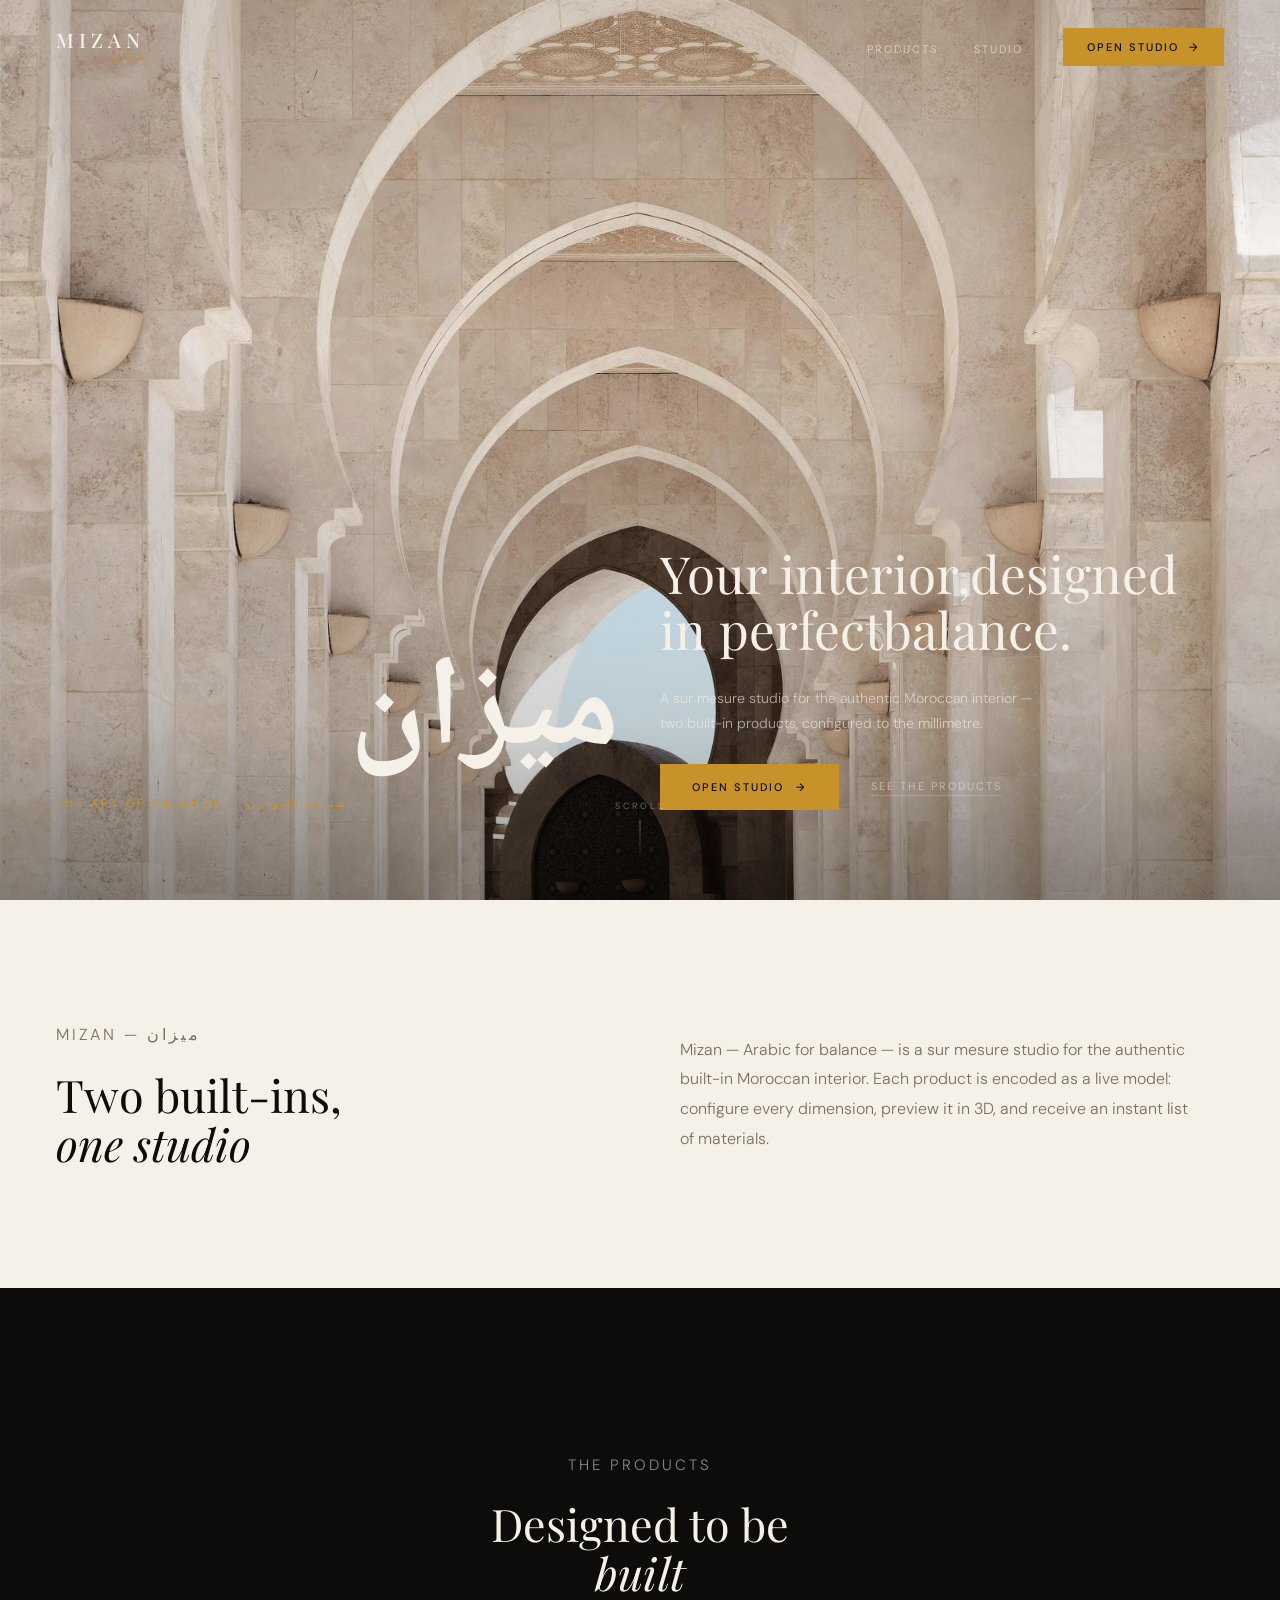
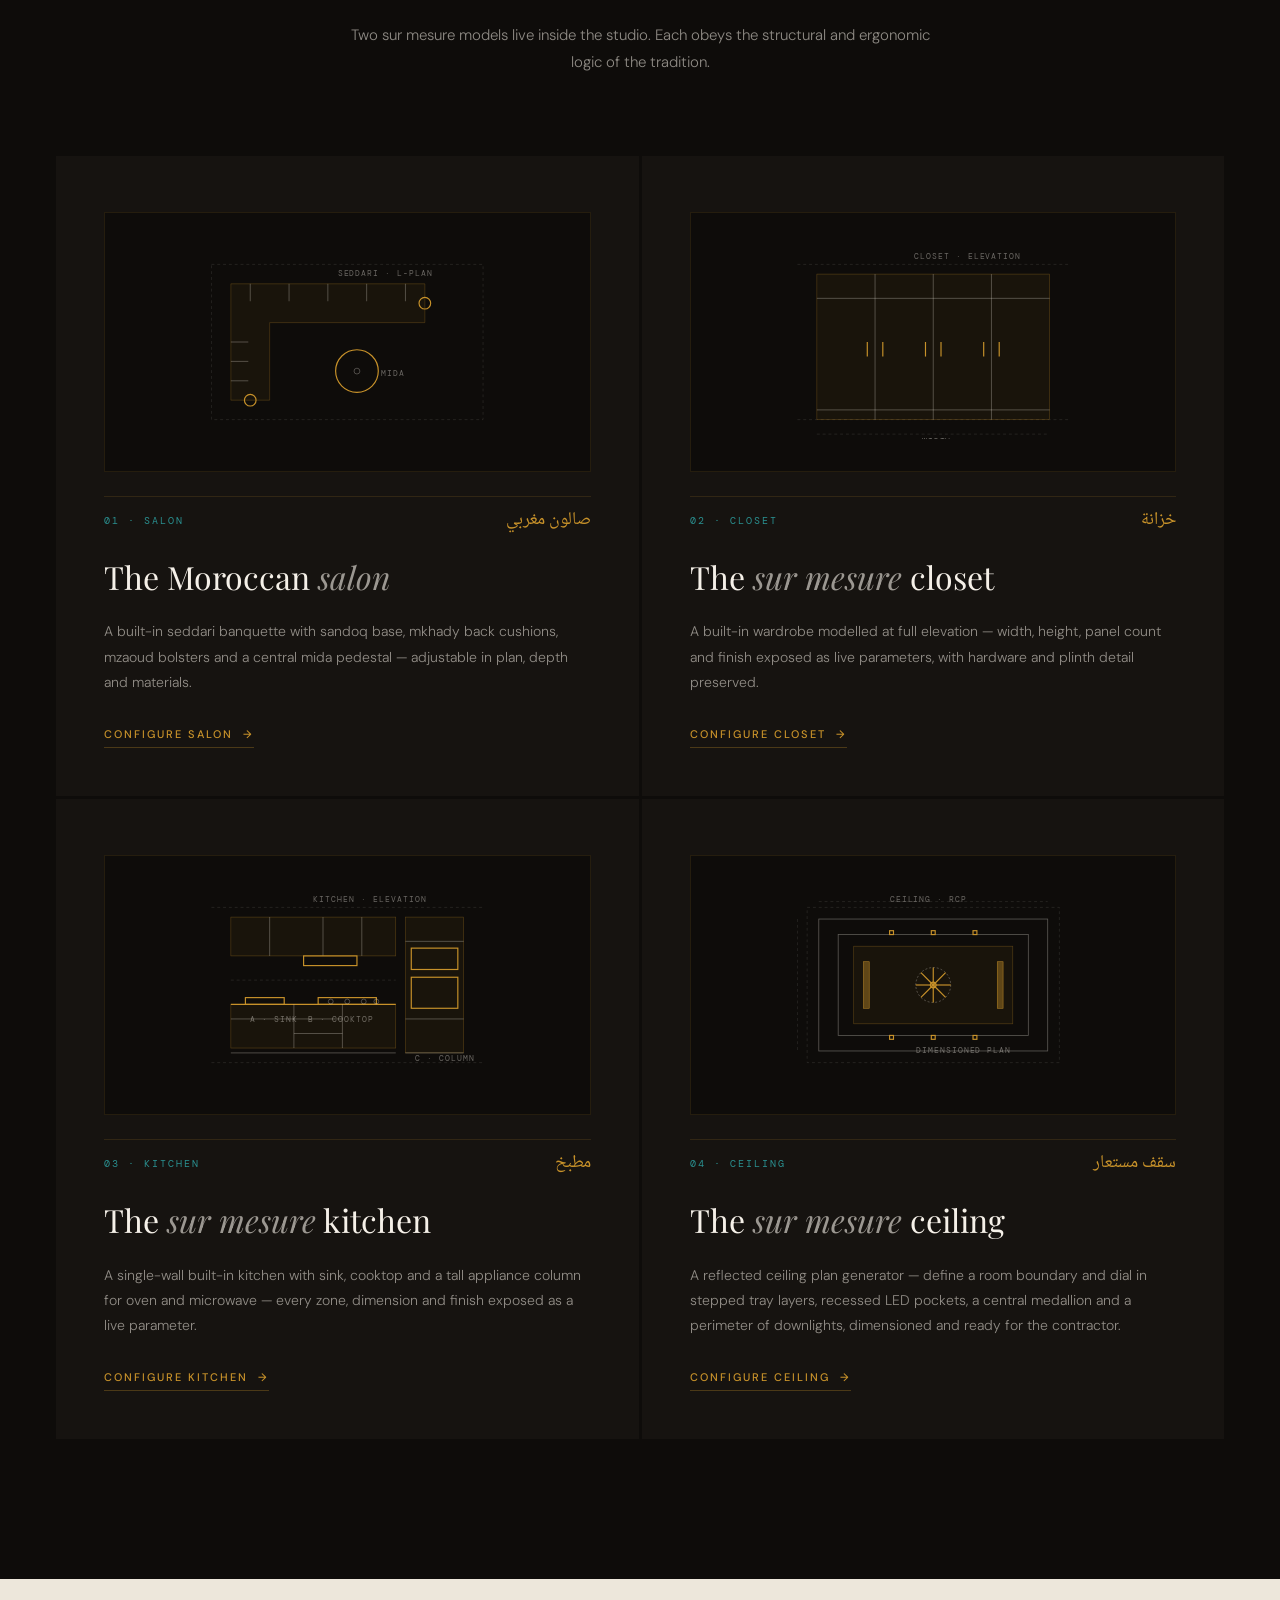
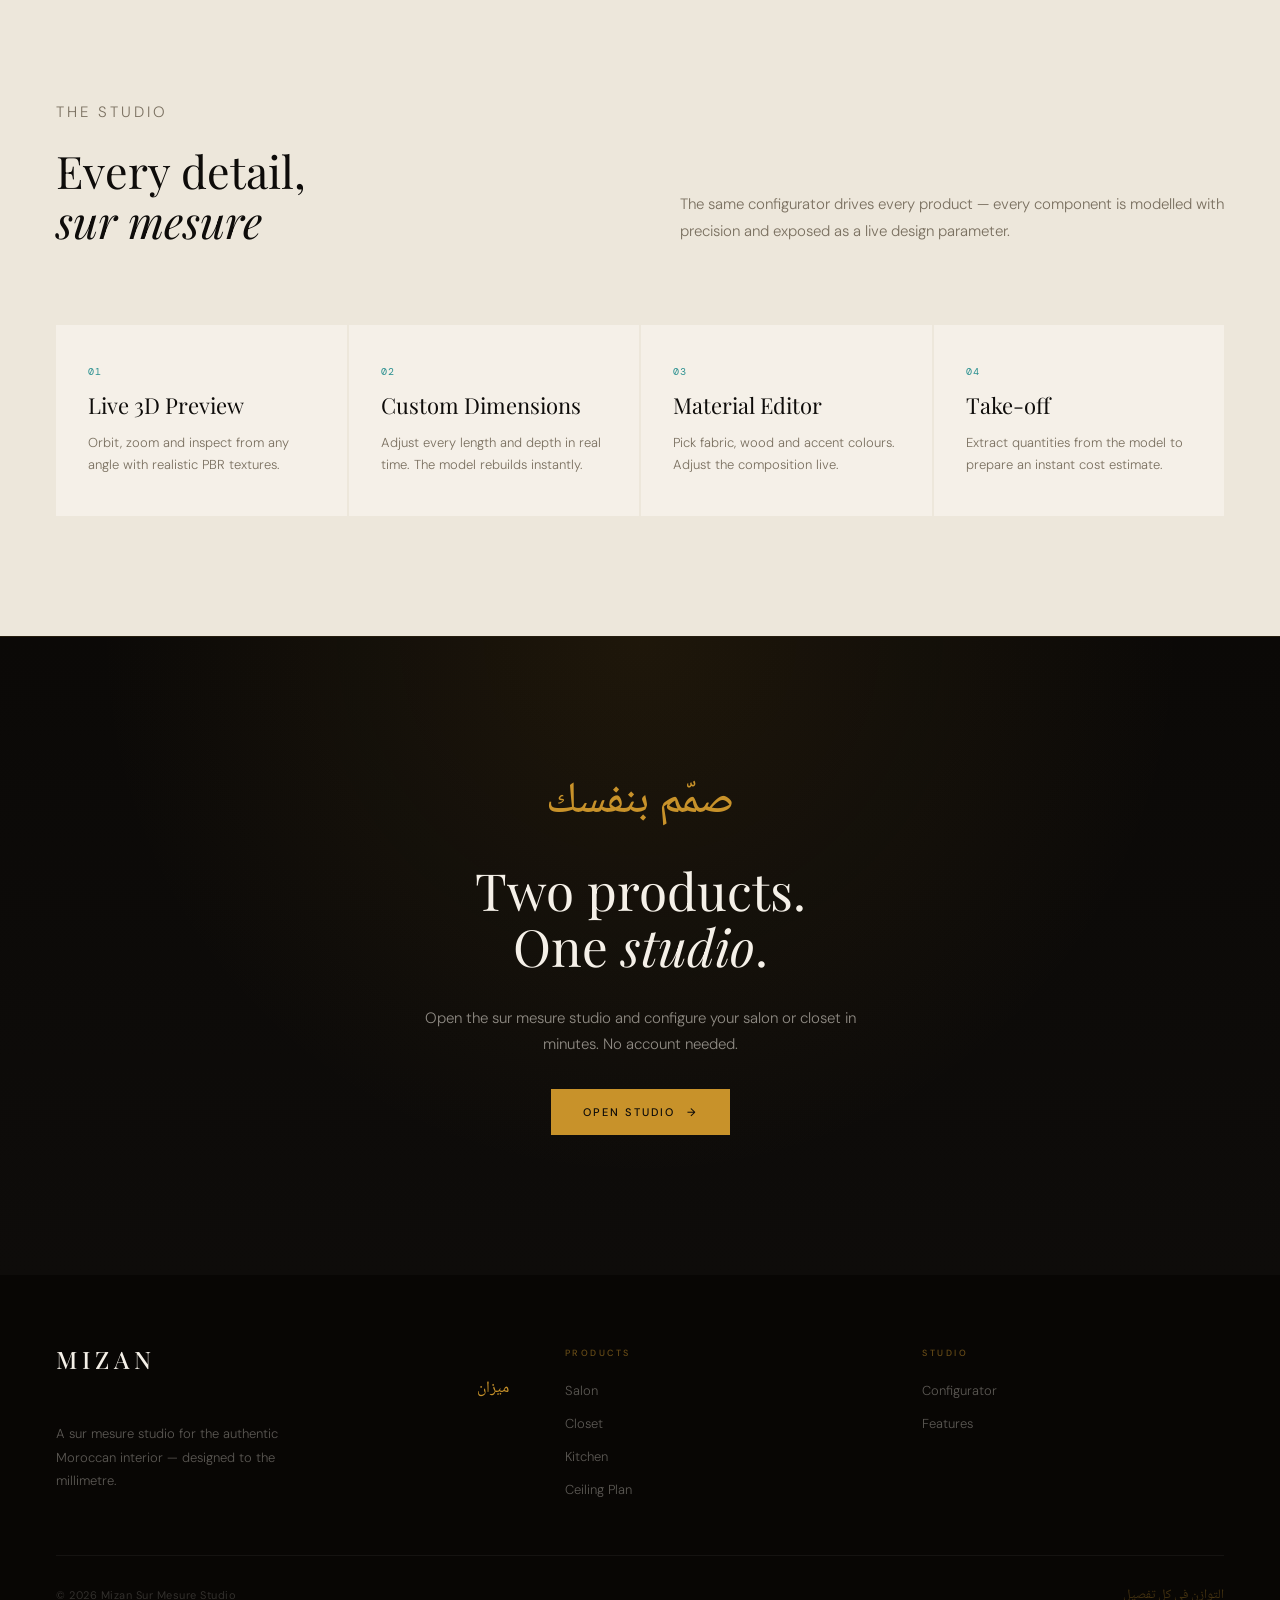
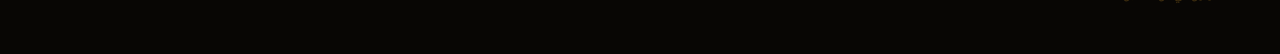
<file: index.html>
<!DOCTYPE html>
<html lang="en">
<head>
  <meta charset="UTF-8" />
  <meta name="viewport" content="width=device-width, initial-scale=1.0" />
  <title>Mizan — Sur Mesure Studio</title>
  <link rel="preconnect" href="https://fonts.googleapis.com" />
  <link rel="preconnect" href="https://fonts.gstatic.com" crossorigin />
  <link href="https://fonts.googleapis.com/css2?family=Playfair+Display:ital,wght@0,400;0,500;0,700;1,400;1,500&family=Noto+Naskh+Arabic:wght@400;500;700&family=DM+Sans:wght@300;400;500&family=DM+Mono&display=swap" rel="stylesheet" />

  <style>
    :root {
      --ink:    #0e0c0a;
      --ink2:   #161310;
      --ivory:  #f5f0e8;
      --ivory2: #ede7db;
      --teal:   #1e6e6e;
      --teal2:  #2a9090;
      --gold:   #c8922a;
      --muted:  #7a7060;
      --serif:  'Playfair Display', Georgia, serif;
      --arabic: 'Noto Naskh Arabic', serif;
      --sans:   'DM Sans', sans-serif;
      --mono:   'DM Mono', monospace;
    }

    *, *::before, *::after { box-sizing: border-box; margin: 0; padding: 0; }
    html { scroll-behavior: smooth; }

    body {
      background: var(--ink);
      color: var(--ivory);
      font-family: var(--sans);
      overflow-x: hidden;
    }

    /* NAV */
    #nav {
      position: fixed;
      top: 0; left: 0; right: 0;
      z-index: 200;
      display: flex;
      align-items: center;
      justify-content: space-between;
      padding: 28px 56px;
      transition: background 0.5s, padding 0.4s;
    }
    #nav.scrolled {
      background: rgba(14,12,10,0.92);
      backdrop-filter: blur(12px);
      padding: 18px 56px;
    }
    .nav-logo { display: flex; flex-direction: column; gap: 1px; text-decoration: none; }
    .nav-logo-en {
      font-family: var(--serif); font-size: 20px; font-weight: 500;
      letter-spacing: 5px; color: var(--ivory); line-height: 1;
    }
    .nav-logo-ar {
      font-family: var(--arabic); font-size: 13px; color: var(--gold);
      letter-spacing: 1px; line-height: 1; direction: rtl;
    }
    .nav-right { display: flex; align-items: center; gap: 40px; }
    .nav-links { display: flex; gap: 36px; list-style: none; }
    .nav-links a {
      font-size: 11px; font-weight: 400; letter-spacing: 2px;
      text-transform: uppercase; color: rgba(245,240,232,0.6);
      text-decoration: none; transition: color 0.2s;
    }
    .nav-links a:hover { color: var(--ivory); }
    .nav-cta {
      display: inline-flex; align-items: center; gap: 10px;
      font-size: 11px; font-weight: 500; letter-spacing: 2px;
      text-transform: uppercase; color: var(--ink); background: var(--gold);
      padding: 12px 24px; text-decoration: none;
      transition: background 0.2s, gap 0.2s;
    }
    .nav-cta:hover { background: var(--ivory); gap: 16px; }

    /* HERO */
    #hero { position: relative; height: 100vh; overflow: hidden; }
    .hero-img {
      position: absolute; inset: -10% 0;
      background: url('images/mosque-arches.jpg') center top / cover no-repeat;
      transform-origin: center top; will-change: transform;
    }
    .hero-img::after {
      content: ''; position: absolute; inset: 0;
      background: linear-gradient(
        to bottom,
        rgba(14,12,10,0.10) 0%,
        rgba(14,12,10,0.02) 40%,
        rgba(14,12,10,0.18) 75%,
        rgba(14,12,10,0.55) 100%
      );
    }
    .hero-content {
      position: absolute; bottom: 10vh; left: 56px; right: 56px;
      display: grid; grid-template-columns: 1fr 1fr;
      align-items: flex-end; gap: 40px;
    }
    .hero-arabic-big {
      font-family: var(--arabic);
      font-size: clamp(72px, 10vw, 140px);
      font-weight: 700; color: var(--ivory);
      line-height: 1; direction: rtl;
      opacity: 0; transform: translateY(30px);
      transition: opacity 1s ease 0.2s, transform 1s ease 0.2s;
    }
    .hero-arabic-big.visible { opacity: 1; transform: none; }
    .hero-sub {
      font-size: 11px; font-weight: 400; letter-spacing: 3px;
      text-transform: uppercase; color: var(--gold); margin-top: 16px;
      opacity: 0; transform: translateY(20px);
      transition: opacity 0.9s ease 0.5s, transform 0.9s ease 0.5s;
    }
    .hero-sub.visible { opacity: 1; transform: none; }
    .hero-right-text { display: flex; flex-direction: column; align-items: flex-start; gap: 28px; }
    .hero-title {
      font-family: var(--serif); font-size: clamp(36px, 4vw, 60px);
      font-weight: 400; line-height: 1.1; color: var(--ivory);
    }
    .hero-title em { font-style: italic; color: rgba(245,240,232,0.7); }
    .word-reveal .word {
      display: inline-block; opacity: 0; transform: translateY(24px);
      transition: opacity 0.6s ease, transform 0.6s ease;
    }
    .word-reveal.visible .word { opacity: 1; transform: none; }
    .hero-desc {
      font-size: 14px; font-weight: 300; line-height: 1.8;
      color: rgba(245,240,232,0.65); max-width: 380px;
      opacity: 0; transition: opacity 1s ease 1s;
    }
    .hero-desc.visible { opacity: 1; }
    .hero-cta-row {
      display: flex; align-items: center; gap: 32px;
      opacity: 0; transform: translateY(16px);
      transition: opacity 0.8s ease 1.1s, transform 0.8s ease 1.1s;
    }
    .hero-cta-row.visible { opacity: 1; transform: none; }
    .btn-primary {
      display: inline-flex; align-items: center; gap: 12px;
      background: var(--gold); color: var(--ink);
      font-family: var(--sans); font-size: 11px; font-weight: 500;
      letter-spacing: 2px; text-transform: uppercase;
      padding: 16px 32px; text-decoration: none;
      transition: background 0.2s, gap 0.2s;
    }
    .btn-primary:hover { background: var(--ivory); gap: 18px; }
    .btn-primary .arr { transition: transform 0.2s; }
    .btn-primary:hover .arr { transform: translateX(4px); }
    .btn-ghost {
      font-size: 11px; font-weight: 400; letter-spacing: 2px;
      text-transform: uppercase; color: rgba(245,240,232,0.5);
      text-decoration: none; border-bottom: 1px solid rgba(245,240,232,0.2);
      padding-bottom: 2px; transition: color 0.2s, border-color 0.2s;
    }
    .btn-ghost:hover { color: var(--ivory); border-color: var(--ivory); }
    .scroll-cue {
      position: absolute; bottom: 40px; left: 50%;
      transform: translateX(-50%);
      display: flex; flex-direction: column; align-items: center;
      gap: 8px; opacity: 0.4; animation: scrollBob 2s ease-in-out infinite;
    }
    .scroll-cue span { font-size: 9px; letter-spacing: 3px; text-transform: uppercase; }
    .scroll-cue-line { width: 1px; height: 40px; background: linear-gradient(to bottom, var(--ivory), transparent); }
    @keyframes scrollBob {
      0%, 100% { transform: translateX(-50%) translateY(0); }
      50% { transform: translateX(-50%) translateY(6px); }
    }

    /* SECTION COMMONS */
    .section-tag {
      font-size: 9px; font-weight: 500; letter-spacing: 3px;
      text-transform: uppercase; color: var(--gold); margin-bottom: 20px;
    }
    .section-h2 {
      font-family: var(--serif); font-size: clamp(36px, 3.5vw, 60px);
      font-weight: 400; line-height: 1.1;
    }
    .section-h2 em { font-style: italic; }
    .fade-up { opacity: 0; transform: translateY(40px); transition: opacity 0.9s ease, transform 0.9s ease; }
    .fade-up.visible { opacity: 1; transform: none; }
    .fade-up.d1 { transition-delay: 0.1s; }
    .fade-up.d2 { transition-delay: 0.2s; }
    .fade-up.d3 { transition-delay: 0.3s; }
    .fade-up.d4 { transition-delay: 0.4s; }

    /* INTRO */
    #intro {
      background: var(--ivory);
      color: var(--ink);
      padding: 120px 56px;
      display: grid;
      grid-template-columns: 1fr 1fr;
      gap: 80px;
      align-items: center;
    }
    #intro .section-h2 { color: var(--ink); }
    #intro p {
      font-size: 16px; font-weight: 300; line-height: 1.85;
      color: var(--muted); text-wrap: pretty;
    }

    /* PRODUCTS */
    #products {
      background: var(--ink);
      padding: 140px 56px;
    }
    .products-header {
      max-width: 880px;
      margin: 0 auto 80px;
      text-align: center;
    }
    .products-header .section-h2 { color: var(--ivory); }
    .products-header p {
      margin-top: 24px;
      font-size: 15px;
      font-weight: 300;
      line-height: 1.8;
      color: rgba(245,240,232,0.55);
      max-width: 580px;
      margin-left: auto;
      margin-right: auto;
    }
    .products-grid {
      display: grid;
      grid-template-columns: repeat(2, 1fr);
      gap: 3px;
      max-width: 1280px;
      margin: 0 auto;
    }
    .product-card {
      background: var(--ink2);
      padding: 56px 48px 48px;
      display: flex;
      flex-direction: column;
      gap: 24px;
      transition: background 0.3s;
    }
    .product-card:hover { background: #1c1814; }
    .product-diagram {
      background: var(--ink);
      border: 1px solid rgba(200,146,42,0.12);
      padding: 32px;
      height: 260px;
      display: flex;
      align-items: center;
      justify-content: center;
    }
    .product-diagram svg { width: 100%; height: 100%; }
    .product-diagram .stroke { stroke: var(--gold); fill: none; stroke-width: 1.2; }
    .product-diagram .stroke-soft { stroke: rgba(245,240,232,0.35); fill: none; stroke-width: 0.8; }
    .product-diagram .stroke-dim { stroke: rgba(245,240,232,0.2); fill: none; stroke-width: 0.5; stroke-dasharray: 3 3; }
    .product-diagram .fill-soft { fill: rgba(200,146,42,0.06); stroke: rgba(200,146,42,0.4); stroke-width: 0.6; }
    .product-diagram text {
      font-family: var(--mono); font-size: 8px;
      fill: rgba(245,240,232,0.4); letter-spacing: 1px;
    }
    .product-meta {
      display: flex; justify-content: space-between; align-items: baseline;
      padding-top: 8px; border-top: 1px solid rgba(200,146,42,0.15);
    }
    .product-n { font-family: var(--mono); font-size: 10px; color: var(--teal2); letter-spacing: 2px; }
    .product-ar { font-family: var(--arabic); font-size: 18px; color: var(--gold); direction: rtl; }
    .product-title {
      font-family: var(--serif); font-size: 32px; font-weight: 400;
      color: var(--ivory); line-height: 1.15;
    }
    .product-title em { font-style: italic; color: rgba(245,240,232,0.6); }
    .product-body {
      font-size: 14px; font-weight: 300; line-height: 1.8;
      color: rgba(245,240,232,0.55); flex-grow: 1;
    }
    .product-cta {
      align-self: flex-start;
      display: inline-flex; align-items: center; gap: 10px;
      font-size: 11px; font-weight: 500; letter-spacing: 2px;
      text-transform: uppercase; color: var(--gold); text-decoration: none;
      border-bottom: 1px solid rgba(200,146,42,0.3);
      padding-bottom: 6px; margin-top: 8px;
      transition: color 0.2s, gap 0.2s, border-color 0.2s;
    }
    .product-cta:hover { color: var(--ivory); border-color: var(--ivory); gap: 14px; }

    /* FEATURES */
    #features {
      background: var(--ivory2);
      color: var(--ink);
      padding: 120px 56px;
    }
    .features-header {
      display: grid;
      grid-template-columns: 1fr 1fr;
      gap: 80px;
      margin-bottom: 80px;
      align-items: end;
    }
    #features .section-h2 { color: var(--ink); }
    .features-header p {
      font-size: 15px; font-weight: 300; line-height: 1.8; color: var(--muted);
    }
    .features-list {
      display: grid;
      grid-template-columns: repeat(4, 1fr);
      gap: 2px;
    }
    .feat {
      background: var(--ivory);
      padding: 40px 32px;
      display: flex;
      flex-direction: column;
      gap: 14px;
      transition: background 0.25s;
    }
    .feat:hover { background: white; }
    .feat-n { font-family: var(--mono); font-size: 10px; color: var(--teal2); letter-spacing: 1px; }
    .feat-title { font-family: var(--serif); font-size: 22px; font-weight: 400; line-height: 1.2; color: var(--ink); }
    .feat-body { font-size: 13px; font-weight: 300; line-height: 1.7; color: var(--muted); }

    /* CTA BAND */
    #cta {
      position: relative;
      padding: 140px 40px;
      display: flex;
      align-items: center;
      justify-content: center;
      background:
        radial-gradient(ellipse at 50% 0%, rgba(200,146,42,0.10), transparent 60%),
        linear-gradient(180deg, #0b0907 0%, #0e0c0a 100%);
      border-top: 1px solid rgba(200,146,42,0.12);
    }
    .cta-content {
      position: relative; text-align: center;
      display: flex; flex-direction: column; align-items: center; gap: 32px;
      max-width: 640px;
    }
    .cta-arabic {
      font-family: var(--arabic); font-size: clamp(28px, 3.4vw, 48px);
      font-weight: 500; color: var(--gold); direction: rtl; line-height: 1.2;
    }
    .cta-content h2 {
      font-family: var(--serif); font-size: clamp(36px, 4vw, 60px);
      font-weight: 400; color: var(--ivory); line-height: 1.1;
    }
    .cta-content h2 em { font-style: italic; }
    .cta-content p {
      font-size: 15px; font-weight: 300; color: rgba(245,240,232,0.55);
      max-width: 460px; line-height: 1.7;
    }

    /* FOOTER */
    footer {
      background: #080604;
      padding: 72px 56px 48px;
      display: grid;
      grid-template-columns: 1.5fr 1fr 1fr;
      gap: 56px;
    }
    .foot-logo-en {
      font-family: var(--serif); font-size: 24px; font-weight: 500;
      letter-spacing: 5px; color: var(--ivory); line-height: 1; margin-bottom: 4px;
    }
    .foot-logo-ar {
      font-family: var(--arabic); font-size: 16px; color: var(--gold);
      direction: rtl; margin-bottom: 20px;
    }
    .foot-brand p {
      font-size: 13px; font-weight: 300; line-height: 1.8;
      color: rgba(245,240,232,0.35); max-width: 280px;
    }
    .foot-col-title {
      font-size: 9px; font-weight: 500; letter-spacing: 2.5px;
      text-transform: uppercase; color: rgba(200,146,42,0.5); margin-bottom: 20px;
    }
    .foot-links { list-style: none; display: flex; flex-direction: column; gap: 12px; }
    .foot-links a {
      font-size: 13px; font-weight: 300; color: rgba(245,240,232,0.35);
      text-decoration: none; transition: color 0.2s;
    }
    .foot-links a:hover { color: var(--ivory); }
    .foot-bottom {
      grid-column: 1 / -1;
      border-top: 1px solid rgba(255,255,255,0.05);
      padding-top: 28px;
      display: flex; justify-content: space-between; align-items: center;
    }
    .foot-copy { font-size: 11px; color: rgba(245,240,232,0.18); letter-spacing: 0.5px; }
    .foot-tagline { font-family: var(--arabic); font-size: 13px; color: rgba(200,146,42,0.3); direction: rtl; }

    @media (max-width: 1100px) {
      .products-grid { grid-template-columns: 1fr; }
    }
    @media (max-width: 900px) {
      #nav { padding: 20px 24px; }
      .nav-links { display: none; }
      .hero-content { left: 24px; right: 24px; grid-template-columns: 1fr; gap: 24px; }
      #intro, #features, #products { padding: 80px 24px; }
      #intro, .features-header { grid-template-columns: 1fr; gap: 32px; }
      .products-grid, .features-list { grid-template-columns: 1fr; }
      footer { grid-template-columns: 1fr; gap: 32px; padding: 56px 24px 32px; }
    }
  </style>
</head>
<body>

  <!-- NAV -->
  <nav id="nav">
    <a class="nav-logo" href="#">
      <span class="nav-logo-en">MIZAN</span>
      <span class="nav-logo-ar">ميزان</span>
    </a>
    <div class="nav-right">
      <ul class="nav-links">
        <li><a href="#products">Products</a></li>
        <li><a href="#features">Studio</a></li>
      </ul>
      <a class="nav-cta" href="configurator.html">Open Studio <span class="arr">→</span></a>
    </div>
  </nav>

  <!-- HERO -->
  <section id="hero">
    <div class="hero-img" id="heroImg" style="background-position: right center"></div>
    <div class="hero-content">
      <div class="hero-left-text">
        <div class="hero-arabic-big" id="heroAr">ميزان</div>
        <p class="hero-sub" id="heroSub">The Art of Balance — صناعة التوازن</p>
      </div>
      <div class="hero-right-text">
        <h1 class="hero-title word-reveal" id="heroTitle"></h1>
        <p class="hero-desc" id="heroDesc">
          A sur mesure studio for the authentic Moroccan interior — two built-in products, configured to the millimetre.
        </p>
        <div class="hero-cta-row" id="heroCtaRow">
          <a class="btn-primary" href="configurator.html">Open Studio <span class="arr">→</span></a>
          <a class="btn-ghost" href="#products">See the products</a>
        </div>
      </div>
    </div>
    <div class="scroll-cue">
      <span>Scroll</span>
      <div class="scroll-cue-line"></div>
    </div>
  </section>

  <!-- INTRO -->
  <section id="intro">
    <div class="fade-up">
      <p class="section-tag">Mizan — ميزان</p>
      <h2 class="section-h2" style="margin-bottom:0">Two built-ins,<br /><em>one studio</em></h2>
    </div>
    <div class="fade-up d2">
      <p>Mizan — Arabic for balance — is a sur mesure studio for the authentic built-in Moroccan interior. Each product is encoded as a live model: configure every dimension, preview it in 3D, and receive an instant list of materials.</p>
    </div>
  </section>

  <!-- PRODUCTS -->
  <section id="products">
    <div class="products-header fade-up">
      <p class="section-tag">The Products</p>
      <h2 class="section-h2">Designed to be<br /><em>built</em></h2>
      <p>Two sur mesure models live inside the studio. Each obeys the structural and ergonomic logic of the tradition.</p>
    </div>

    <div class="products-grid">

      <!-- PRODUCT 1: SALON -->
      <article class="product-card fade-up">
        <div class="product-diagram" aria-hidden="true">
          <svg viewBox="0 0 320 200" preserveAspectRatio="xMidYMid meet">
            <!-- room outline -->
            <rect x="20" y="20" width="280" height="160" class="stroke-dim" />
            <!-- L-shaped seddari (top-down) -->
            <path d="M 40 40 L 240 40 L 240 80 L 80 80 L 80 160 L 40 160 Z" class="fill-soft" />
            <!-- back cushions (mkhady) along top -->
            <g class="stroke-soft">
              <line x1="60" y1="40" x2="60" y2="58" />
              <line x1="100" y1="40" x2="100" y2="58" />
              <line x1="140" y1="40" x2="140" y2="58" />
              <line x1="180" y1="40" x2="180" y2="58" />
              <line x1="220" y1="40" x2="220" y2="58" />
            </g>
            <!-- back cushions along left -->
            <g class="stroke-soft">
              <line x1="40" y1="100" x2="58" y2="100" />
              <line x1="40" y1="120" x2="58" y2="120" />
              <line x1="40" y1="140" x2="58" y2="140" />
            </g>
            <!-- bolsters (mzaoud) — circles at corners -->
            <circle cx="240" cy="60" r="6" class="stroke" />
            <circle cx="60" cy="160" r="6" class="stroke" />
            <!-- mida central table -->
            <circle cx="170" cy="130" r="22" class="stroke" />
            <circle cx="170" cy="130" r="3" class="stroke-soft" />
            <!-- labels -->
            <text x="150" y="32">SEDDARI · L-PLAN</text>
            <text x="195" y="135">MIDA</text>
          </svg>
        </div>
        <div class="product-meta">
          <span class="product-n">01 · SALON</span>
          <span class="product-ar">صالون مغربي</span>
        </div>
        <h3 class="product-title">The Moroccan <em>salon</em></h3>
        <p class="product-body">A built-in seddari banquette with sandoq base, mkhady back cushions, mzaoud bolsters and a central mida pedestal — adjustable in plan, depth and materials.</p>
        <a class="product-cta" href="configurator.html?product=salon">Configure salon <span class="arr">→</span></a>
      </article>

      <!-- PRODUCT 2: CLOSET -->
      <article class="product-card fade-up d2">
        <div class="product-diagram" aria-hidden="true">
          <svg viewBox="0 0 320 200" preserveAspectRatio="xMidYMid meet">
            <!-- floor + ceiling reference -->
            <line x1="20" y1="180" x2="300" y2="180" class="stroke-dim" />
            <line x1="20" y1="20" x2="300" y2="20" class="stroke-dim" />
            <!-- closet body (elevation) -->
            <rect x="40" y="30" width="240" height="150" class="fill-soft" />
            <!-- door divisions: 4 panels -->
            <line x1="100" y1="30" x2="100" y2="180" class="stroke-soft" />
            <line x1="160" y1="30" x2="160" y2="180" class="stroke-soft" />
            <line x1="220" y1="30" x2="220" y2="180" class="stroke-soft" />
            <!-- top frieze -->
            <line x1="40" y1="55" x2="280" y2="55" class="stroke-soft" />
            <!-- handles -->
            <g class="stroke">
              <line x1="92" y1="100" x2="92" y2="115" />
              <line x1="108" y1="100" x2="108" y2="115" />
              <line x1="152" y1="100" x2="152" y2="115" />
              <line x1="168" y1="100" x2="168" y2="115" />
              <line x1="212" y1="100" x2="212" y2="115" />
              <line x1="228" y1="100" x2="228" y2="115" />
            </g>
            <!-- base plinth -->
            <line x1="40" y1="170" x2="280" y2="170" class="stroke-soft" />
            <!-- dimension arrows -->
            <line x1="40" y1="195" x2="280" y2="195" class="stroke-dim" />
            <text x="140" y="14">CLOSET · ELEVATION</text>
            <text x="148" y="205">WIDTH</text>
          </svg>
        </div>
        <div class="product-meta">
          <span class="product-n">02 · CLOSET</span>
          <span class="product-ar">خزانة</span>
        </div>
        <h3 class="product-title">The <em>sur mesure</em> closet</h3>
        <p class="product-body">A built-in wardrobe modelled at full elevation — width, height, panel count and finish exposed as live parameters, with hardware and plinth detail preserved.</p>
        <a class="product-cta" href="configurator.html?product=closet">Configure closet <span class="arr">→</span></a>
      </article>

      <!-- PRODUCT 3: KITCHEN -->
      <article class="product-card fade-up d3">
        <div class="product-diagram" aria-hidden="true">
          <svg viewBox="0 0 320 200" preserveAspectRatio="xMidYMid meet">
            <!-- floor + ceiling reference -->
            <line x1="20" y1="180" x2="300" y2="180" class="stroke-dim" />
            <line x1="20" y1="20" x2="300" y2="20" class="stroke-dim" />
            <!-- upper cabinets (over sink + cooktop zones) -->
            <rect x="40" y="30" width="170" height="40" class="fill-soft" />
            <line x1="80"  y1="30" x2="80"  y2="70" class="stroke-soft" />
            <line x1="135" y1="30" x2="135" y2="70" class="stroke-soft" />
            <line x1="175" y1="30" x2="175" y2="70" class="stroke-soft" />
            <!-- range hood under upper cabs, centered over cooktop -->
            <rect x="115" y="70" width="55" height="10" class="stroke" />
            <!-- backsplash band -->
            <line x1="40" y1="95" x2="210" y2="95" class="stroke-dim" />
            <!-- counter line -->
            <line x1="40" y1="120" x2="210" y2="120" class="stroke" />
            <!-- sink cutout -->
            <rect x="55" y="113" width="40" height="7" class="stroke" />
            <!-- cooktop with 4 burners -->
            <rect x="130" y="113" width="60" height="7" class="stroke" />
            <circle cx="143" cy="117" r="2.5" class="stroke-soft" />
            <circle cx="160" cy="117" r="2.5" class="stroke-soft" />
            <circle cx="177" cy="117" r="2.5" class="stroke-soft" />
            <circle cx="190" cy="117" r="2.5" class="stroke-soft" fill="rgba(200,146,42,0.15)" />
            <!-- base cabinets -->
            <rect x="40" y="120" width="170" height="45" class="fill-soft" />
            <line x1="105" y1="120" x2="105" y2="165" class="stroke-soft" />
            <line x1="155" y1="120" x2="155" y2="165" class="stroke-soft" />
            <line x1="40" y1="135" x2="105" y2="135" class="stroke-soft" />
            <line x1="105" y1="135" x2="155" y2="135" class="stroke-soft" />
            <line x1="105" y1="150" x2="155" y2="150" class="stroke-soft" />
            <!-- plinth -->
            <line x1="40" y1="170" x2="210" y2="170" class="stroke-soft" />
            <!-- tall column (right) -->
            <rect x="220" y="30" width="60" height="140" class="fill-soft" />
            <!-- top cabinet -->
            <line x1="220" y1="55" x2="280" y2="55" class="stroke-soft" />
            <!-- microwave -->
            <rect x="226" y="62" width="48" height="22" class="stroke" />
            <!-- oven -->
            <rect x="226" y="92" width="48" height="32" class="stroke" />
            <!-- bottom drawer -->
            <line x1="220" y1="135" x2="280" y2="135" class="stroke-soft" />
            <!-- column plinth -->
            <line x1="220" y1="170" x2="280" y2="170" class="stroke-soft" />
            <!-- labels -->
            <text x="125" y="14">KITCHEN · ELEVATION</text>
            <text x="60" y="138">A · SINK</text>
            <text x="120" y="138">B · COOKTOP</text>
            <text x="230" y="178">C · COLUMN</text>
          </svg>
        </div>
        <div class="product-meta">
          <span class="product-n">03 · KITCHEN</span>
          <span class="product-ar">مطبخ</span>
        </div>
        <h3 class="product-title">The <em>sur mesure</em> kitchen</h3>
        <p class="product-body">A single-wall built-in kitchen with sink, cooktop and a tall appliance column for oven and microwave — every zone, dimension and finish exposed as a live parameter.</p>
        <a class="product-cta" href="configurator.html?product=kitchen">Configure kitchen <span class="arr">→</span></a>
      </article>

      <!-- PRODUCT 4: CEILING -->
      <article class="product-card fade-up d4">
        <div class="product-diagram" aria-hidden="true">
          <svg viewBox="0 0 320 200" preserveAspectRatio="xMidYMid meet">
            <!-- outer wall band (hatched indication) -->
            <rect x="30" y="20" width="260" height="160" class="stroke-dim" />
            <rect x="42" y="32" width="236" height="136" class="stroke-soft" />
            <!-- tray layers -->
            <rect x="62" y="48" width="196" height="104" class="stroke-soft" />
            <rect x="78" y="60" width="164" height="80"  class="fill-soft" />
            <!-- LED pockets -->
            <rect x="88" y="76" width="6" height="48" fill="rgba(200,146,42,0.4)" stroke="rgba(200,146,42,0.8)" stroke-width="0.6" />
            <rect x="226" y="76" width="6" height="48" fill="rgba(200,146,42,0.4)" stroke="rgba(200,146,42,0.8)" stroke-width="0.6" />
            <!-- central medallion -->
            <g transform="translate(160 100)">
              <circle r="18" class="stroke-soft" stroke-dasharray="2 2" />
              <g class="stroke">
                <line x1="0" y1="0" x2="0" y2="-18" />
                <line x1="0" y1="0" x2="12.7" y2="-12.7" />
                <line x1="0" y1="0" x2="18" y2="0" />
                <line x1="0" y1="0" x2="12.7" y2="12.7" />
                <line x1="0" y1="0" x2="0" y2="18" />
                <line x1="0" y1="0" x2="-12.7" y2="12.7" />
                <line x1="0" y1="0" x2="-18" y2="0" />
                <line x1="0" y1="0" x2="-12.7" y2="-12.7" />
              </g>
              <circle r="3" class="stroke" />
            </g>
            <!-- downlights along inner tray -->
            <g class="stroke">
              <rect x="115" y="44" width="4" height="4" />
              <rect x="158" y="44" width="4" height="4" />
              <rect x="201" y="44" width="4" height="4" />
              <rect x="115" y="152" width="4" height="4" />
              <rect x="158" y="152" width="4" height="4" />
              <rect x="201" y="152" width="4" height="4" />
            </g>
            <!-- dimension marks -->
            <g class="stroke-dim">
              <line x1="42" y1="14" x2="278" y2="14" />
              <line x1="20" y1="32" x2="20" y2="168" />
            </g>
            <text x="115" y="14">CEILING · RCP</text>
            <text x="142" y="170">DIMENSIONED PLAN</text>
          </svg>
        </div>
        <div class="product-meta">
          <span class="product-n">04 · CEILING</span>
          <span class="product-ar">سقف مستعار</span>
        </div>
        <h3 class="product-title">The <em>sur mesure</em> ceiling</h3>
        <p class="product-body">A reflected ceiling plan generator — define a room boundary and dial in stepped tray layers, recessed LED pockets, a central medallion and a perimeter of downlights, dimensioned and ready for the contractor.</p>
        <a class="product-cta" href="configurator.html?product=ceiling">Configure ceiling <span class="arr">→</span></a>
      </article>

    </div>
  </section>

  <!-- FEATURES -->
  <section id="features">
    <div class="features-header">
      <div class="fade-up">
        <p class="section-tag">The Studio</p>
        <h2 class="section-h2">Every detail,<br /><em>sur mesure</em></h2>
      </div>
      <p class="fade-up d2">The same configurator drives every product — every component is modelled with precision and exposed as a live design parameter.</p>
    </div>
    <div class="features-list">
      <div class="feat fade-up">
        <div class="feat-n">01</div>
        <div class="feat-title">Live 3D Preview</div>
        <div class="feat-body">Orbit, zoom and inspect from any angle with realistic PBR textures.</div>
      </div>
      <div class="feat fade-up d1">
        <div class="feat-n">02</div>
        <div class="feat-title">Custom Dimensions</div>
        <div class="feat-body">Adjust every length and depth in real time. The model rebuilds instantly.</div>
      </div>
      <div class="feat fade-up d2">
        <div class="feat-n">03</div>
        <div class="feat-title">Material Editor</div>
        <div class="feat-body">Pick fabric, wood and accent colours. Adjust the composition live.</div>
      </div>
      <div class="feat fade-up d3">
        <div class="feat-n">04</div>
        <div class="feat-title">Take-off</div>
        <div class="feat-body">Extract quantities from the model to prepare an instant cost estimate.</div>
      </div>
    </div>
  </section>

  <!-- CTA BAND -->
  <section id="cta">
    <div class="cta-content">
      <div class="cta-arabic fade-up">صمّم بنفسك</div>
      <h2 class="fade-up d1">Two products.<br />One <em>studio</em>.</h2>
      <p class="fade-up d2">Open the sur mesure studio and configure your salon or closet in minutes. No account needed.</p>
      <a class="btn-primary fade-up d3" href="configurator.html">Open Studio <span class="arr">→</span></a>
    </div>
  </section>

  <!-- FOOTER -->
  <footer>
    <div class="foot-brand">
      <div class="foot-logo-en">MIZAN</div>
      <div class="foot-logo-ar">ميزان</div>
      <p>A sur mesure studio for the authentic Moroccan interior — designed to the millimetre.</p>
    </div>
    <div>
      <div class="foot-col-title">Products</div>
      <ul class="foot-links">
        <li><a href="configurator.html?product=salon">Salon</a></li>
        <li><a href="configurator.html?product=closet">Closet</a></li>
        <li><a href="configurator.html?product=kitchen">Kitchen</a></li>
        <li><a href="configurator.html?product=ceiling">Ceiling Plan</a></li>
      </ul>
    </div>
    <div>
      <div class="foot-col-title">Studio</div>
      <ul class="foot-links">
        <li><a href="configurator.html">Configurator</a></li>
        <li><a href="#features">Features</a></li>
      </ul>
    </div>
    <div class="foot-bottom">
      <span class="foot-copy">© 2026 Mizan Sur Mesure Studio</span>
      <span class="foot-tagline">التوازن في كل تفصيل</span>
    </div>
  </footer>

  <script>
    // Hero word reveal
    const heroWords = ['Your interior,', 'designed', 'in perfect', 'balance.'];
    const heroTitle = document.getElementById('heroTitle');
    heroWords.forEach((w, i) => {
      const span = document.createElement('span');
      span.className = 'word';
      span.textContent = (i < heroWords.length - 1 ? w + ' ' : w);
      span.style.transitionDelay = `${0.6 + i * 0.12}s`;
      heroTitle.appendChild(span);
    });

    // Nav scroll
    const nav = document.getElementById('nav');
    window.addEventListener('scroll', () => {
      nav.classList.toggle('scrolled', scrollY > 60);
    });

    // Hero parallax
    const heroImg = document.getElementById('heroImg');
    const heroSection = document.getElementById('hero');
    window.addEventListener('scroll', () => {
      const y = window.scrollY;
      const heroH = heroSection.offsetHeight;
      if (y > heroH) return;
      const progress = y / heroH;
      const scale = 1.0 + progress * 0.12;
      const translateY = y * 0.45;
      heroImg.style.transform = `scale(${scale}) translateY(${translateY}px)`;
    }, { passive: true });

    // Fade-up observer
    const observer = new IntersectionObserver(entries => {
      entries.forEach(e => {
        if (e.isIntersecting) {
          e.target.classList.add('visible');
          observer.unobserve(e.target);
        }
      });
    }, { threshold: 0.12 });
    document.querySelectorAll('.fade-up').forEach(el => observer.observe(el));

    // Hero boot
    setTimeout(() => {
      document.getElementById('heroAr').classList.add('visible');
      document.getElementById('heroSub').classList.add('visible');
      document.getElementById('heroTitle').classList.add('visible');
      document.getElementById('heroDesc').classList.add('visible');
      document.getElementById('heroCtaRow').classList.add('visible');
    }, 300);
  </script>
</body>
</html>
</file>
